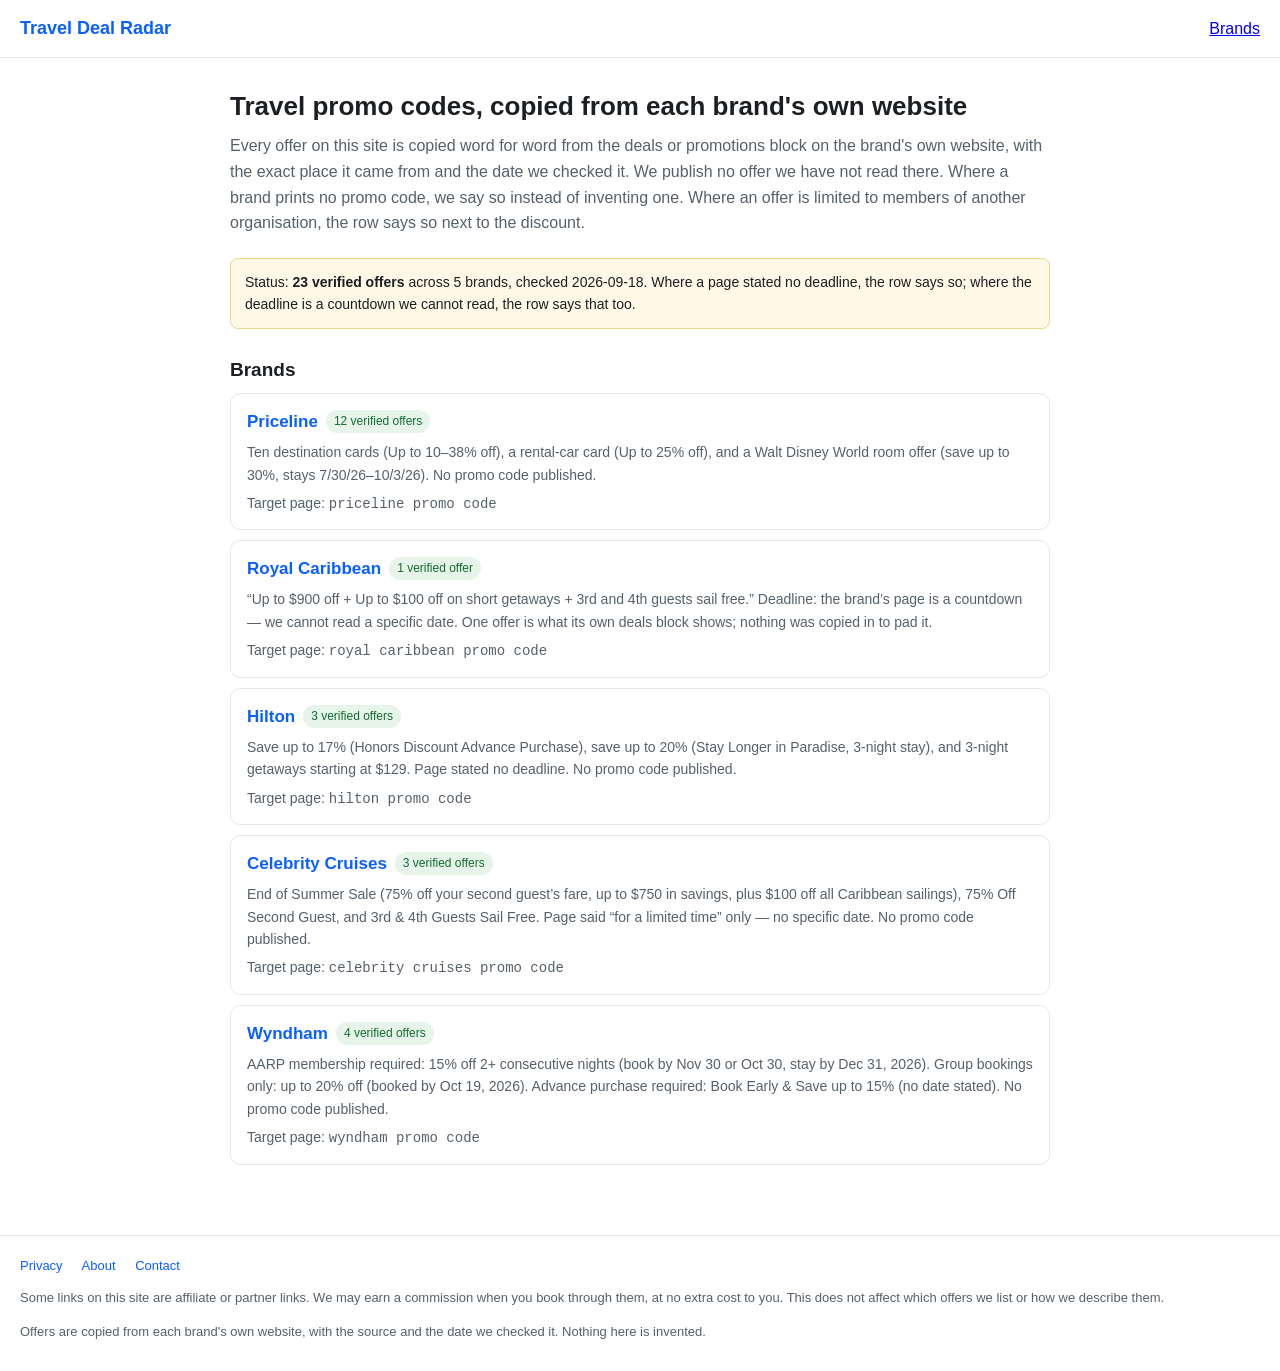
<file: index.html>
<!DOCTYPE html>
<html lang="en">
<head>
<meta charset="utf-8">
<meta name="viewport" content="width=device-width, initial-scale=1">
<title>Travel promo codes — deals copied from each brand's own website</title>
<link rel="stylesheet" href="/style.css">
  <link rel="canonical" href="https://getawaycodes.com/">
</head>
<body>
<header class="site-header">
  <a class="logo" href="/">Travel Deal Radar</a>
  <nav><a href="/">Brands</a></nav>
</header>
<main class="wrap">
<h1>Travel promo codes, copied from each brand's own website</h1>
<p class="lede">Every offer on this site is copied word for word from the deals or promotions block on the brand's own website, with the exact place it came from and the date we checked it. We publish no offer we have not read there. Where a brand prints no promo code, we say so instead of inventing one. Where an offer is limited to members of another organisation, the row says so next to the discount.</p>
<div class="note">Status: <strong>23 verified offers</strong> across 5 brands, checked 2026-09-18. Where a page stated no deadline, the row says so; where the deadline is a countdown we cannot read, the row says that too.</div>
<h2>Brands</h2>
<ul class="brand-list">
<li>
  <a class="bname" href="/brand/priceline">Priceline</a><span class="status ok">12 verified offers</span>
  <div class="why">Ten destination cards (Up to 10&ndash;38% off), a rental-car card (Up to 25% off), and a Walt Disney World room offer (save up to 30%, stays 7/30/26&ndash;10/3/26). No promo code published.</div>
  <div class="why">Target page: <code>priceline promo code</code></div>
</li>
<li>
  <a class="bname" href="/brand/royal-caribbean">Royal Caribbean</a><span class="status ok">1 verified offer</span>
  <div class="why">&ldquo;Up to $900 off + Up to $100 off on short getaways + 3rd and 4th guests sail free.&rdquo; Deadline: the brand&rsquo;s page is a countdown &mdash; we cannot read a specific date. One offer is what its own deals block shows; nothing was copied in to pad it.</div>
  <div class="why">Target page: <code>royal caribbean promo code</code></div>
</li>
<li>
  <a class="bname" href="/brand/hilton">Hilton</a><span class="status ok">3 verified offers</span>
  <div class="why">Save up to 17% (Honors Discount Advance Purchase), save up to 20% (Stay Longer in Paradise, 3-night stay), and 3-night getaways starting at $129. Page stated no deadline. No promo code published.</div>
  <div class="why">Target page: <code>hilton promo code</code></div>
</li>
<li>
  <a class="bname" href="/brand/celebrity-cruises">Celebrity Cruises</a><span class="status ok">3 verified offers</span>
  <div class="why">End of Summer Sale (75% off your second guest&rsquo;s fare, up to $750 in savings, plus $100 off all Caribbean sailings), 75% Off Second Guest, and 3rd &amp; 4th Guests Sail Free. Page said &ldquo;for a limited time&rdquo; only &mdash; no specific date. No promo code published.</div>
  <div class="why">Target page: <code>celebrity cruises promo code</code></div>
</li>
<li>
  <a class="bname" href="/brand/wyndham">Wyndham</a><span class="status ok">4 verified offers</span>
  <div class="why">AARP membership required: 15% off 2+ consecutive nights (book by Nov 30 or Oct 30, stay by Dec 31, 2026). Group bookings only: up to 20% off (booked by Oct 19, 2026). Advance purchase required: Book Early &amp; Save up to 15% (no date stated). No promo code published.</div>
  <div class="why">Target page: <code>wyndham promo code</code></div>
</li>
</ul>

</main>
  <footer class="site-footer">
    <nav class="footer-links">
      <a href="/privacy">Privacy</a>
      <a href="/about">About</a>
      <a href="/contact">Contact</a>
    </nav>
    <p class="disclosure">
      Some links on this site are affiliate or partner links. We may earn a commission when you book
      through them, at no extra cost to you. This does not affect which offers we list or how we
      describe them.
    </p>
    <p class="copy">Offers are copied from each brand's own website, with the source and the date we
      checked it. Nothing here is invented.</p>
  </footer>
</body>
</html>
</file>
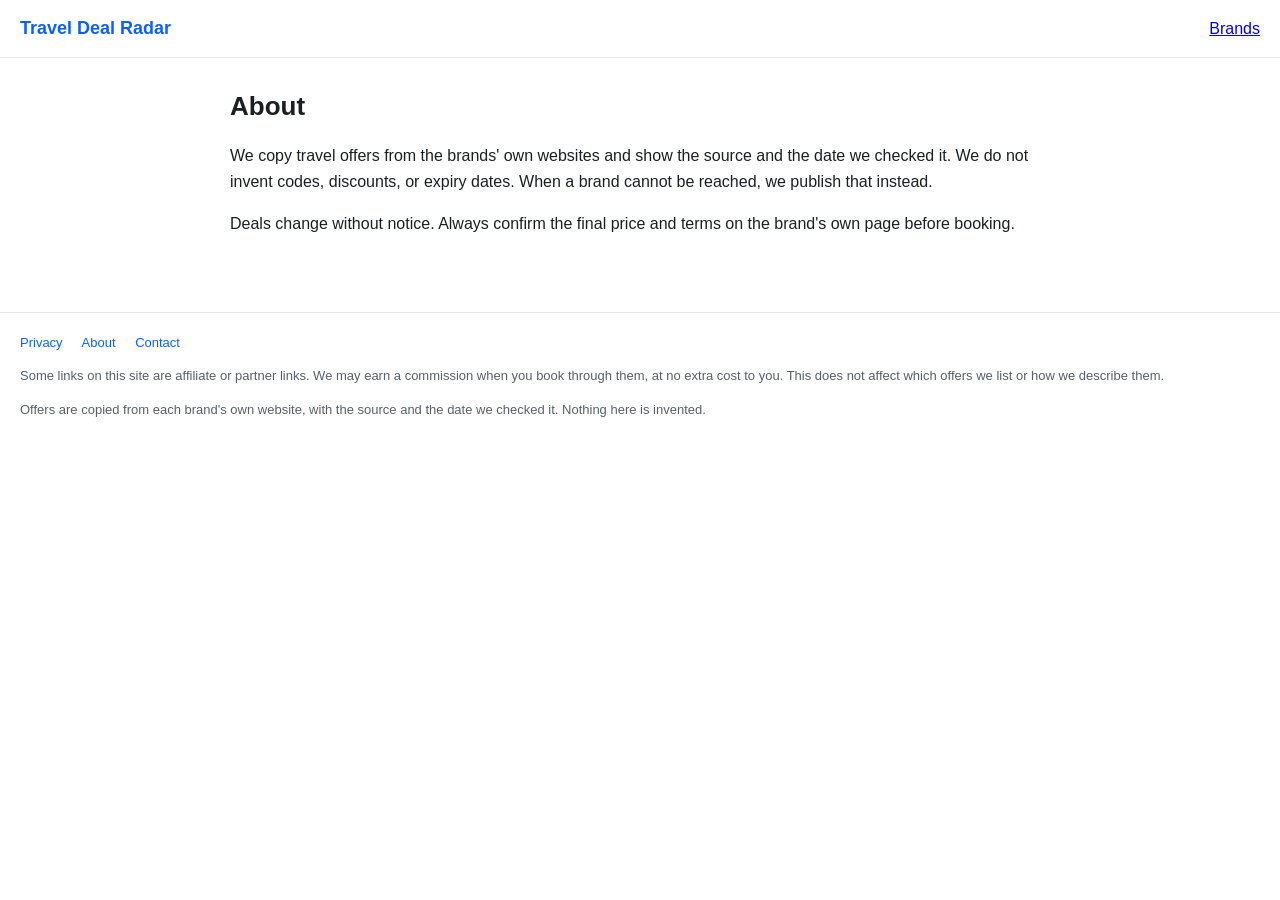
<file: about.html>
<!DOCTYPE html>
<html lang="en">
<head>
<meta charset="utf-8">
<meta name="viewport" content="width=device-width, initial-scale=1">
<title>About</title>
<link rel="stylesheet" href="/style.css">
  <link rel="canonical" href="https://getawaycodes.com/about">
</head>
<body>
<header class="site-header">
  <a class="logo" href="/">Travel Deal Radar</a>
  <nav><a href="/">Brands</a></nav>
</header>
<main class="wrap">
<h1>About</h1>
<p>We copy travel offers from the brands' own websites and show the source and the date we checked it. We do not invent codes, discounts, or expiry dates. When a brand cannot be reached, we publish that instead.</p>
<p>Deals change without notice. Always confirm the final price and terms on the brand's own page before booking.</p>

</main>
  <footer class="site-footer">
    <nav class="footer-links">
      <a href="/privacy">Privacy</a>
      <a href="/about">About</a>
      <a href="/contact">Contact</a>
    </nav>
    <p class="disclosure">
      Some links on this site are affiliate or partner links. We may earn a commission when you book
      through them, at no extra cost to you. This does not affect which offers we list or how we
      describe them.
    </p>
    <p class="copy">Offers are copied from each brand's own website, with the source and the date we
      checked it. Nothing here is invented.</p>
  </footer>
</body>
</html>
</file>
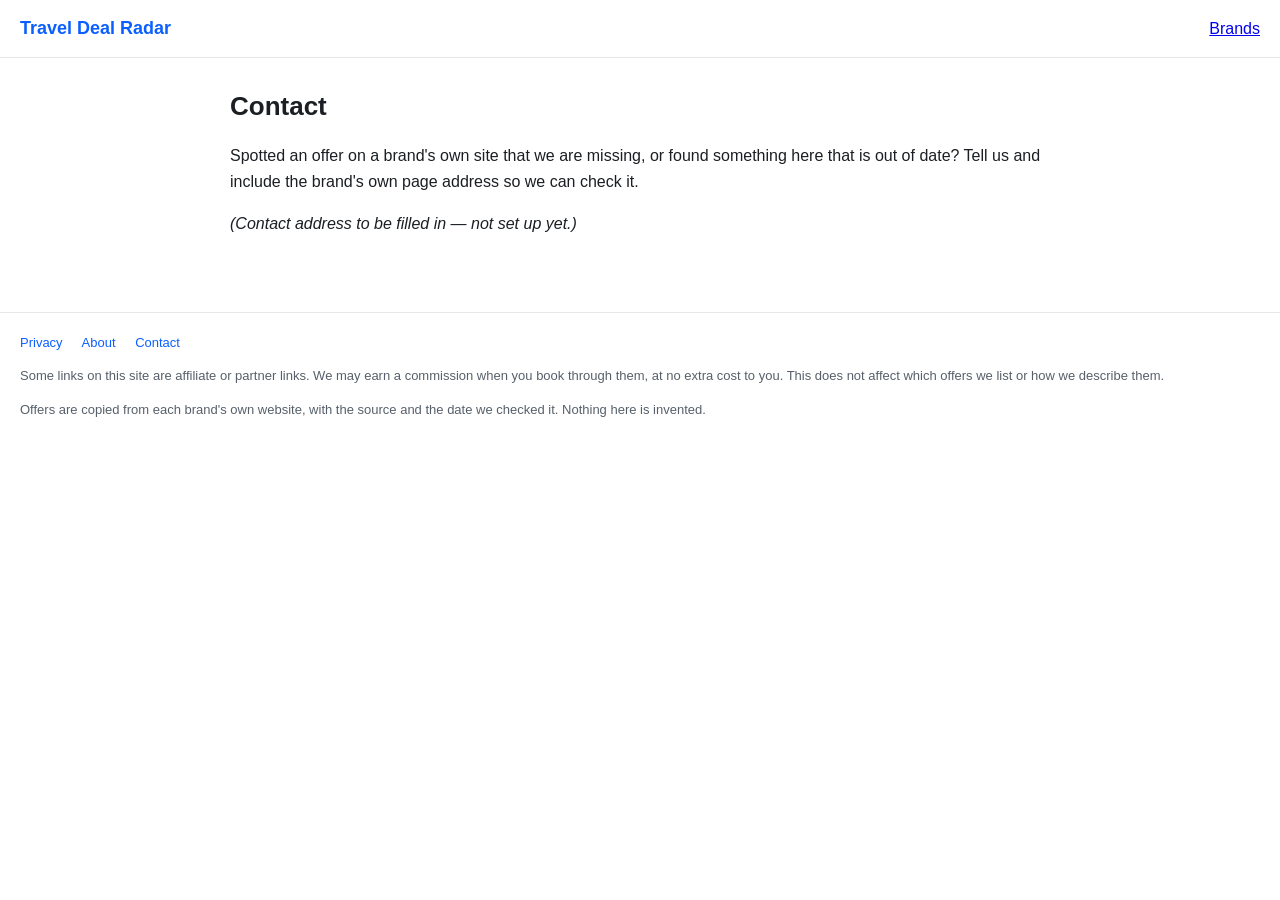
<file: contact.html>
<!DOCTYPE html>
<html lang="en">
<head>
<meta charset="utf-8">
<meta name="viewport" content="width=device-width, initial-scale=1">
<title>Contact</title>
<link rel="stylesheet" href="/style.css">
  <link rel="canonical" href="https://getawaycodes.com/contact">
</head>
<body>
<header class="site-header">
  <a class="logo" href="/">Travel Deal Radar</a>
  <nav><a href="/">Brands</a></nav>
</header>
<main class="wrap">
<h1>Contact</h1>
<p>Spotted an offer on a brand's own site that we are missing, or found something here that is out of date? Tell us and include the brand's own page address so we can check it.</p>
<p><em>(Contact address to be filled in — not set up yet.)</em></p>

</main>
  <footer class="site-footer">
    <nav class="footer-links">
      <a href="/privacy">Privacy</a>
      <a href="/about">About</a>
      <a href="/contact">Contact</a>
    </nav>
    <p class="disclosure">
      Some links on this site are affiliate or partner links. We may earn a commission when you book
      through them, at no extra cost to you. This does not affect which offers we list or how we
      describe them.
    </p>
    <p class="copy">Offers are copied from each brand's own website, with the source and the date we
      checked it. Nothing here is invented.</p>
  </footer>
</body>
</html>
</file>
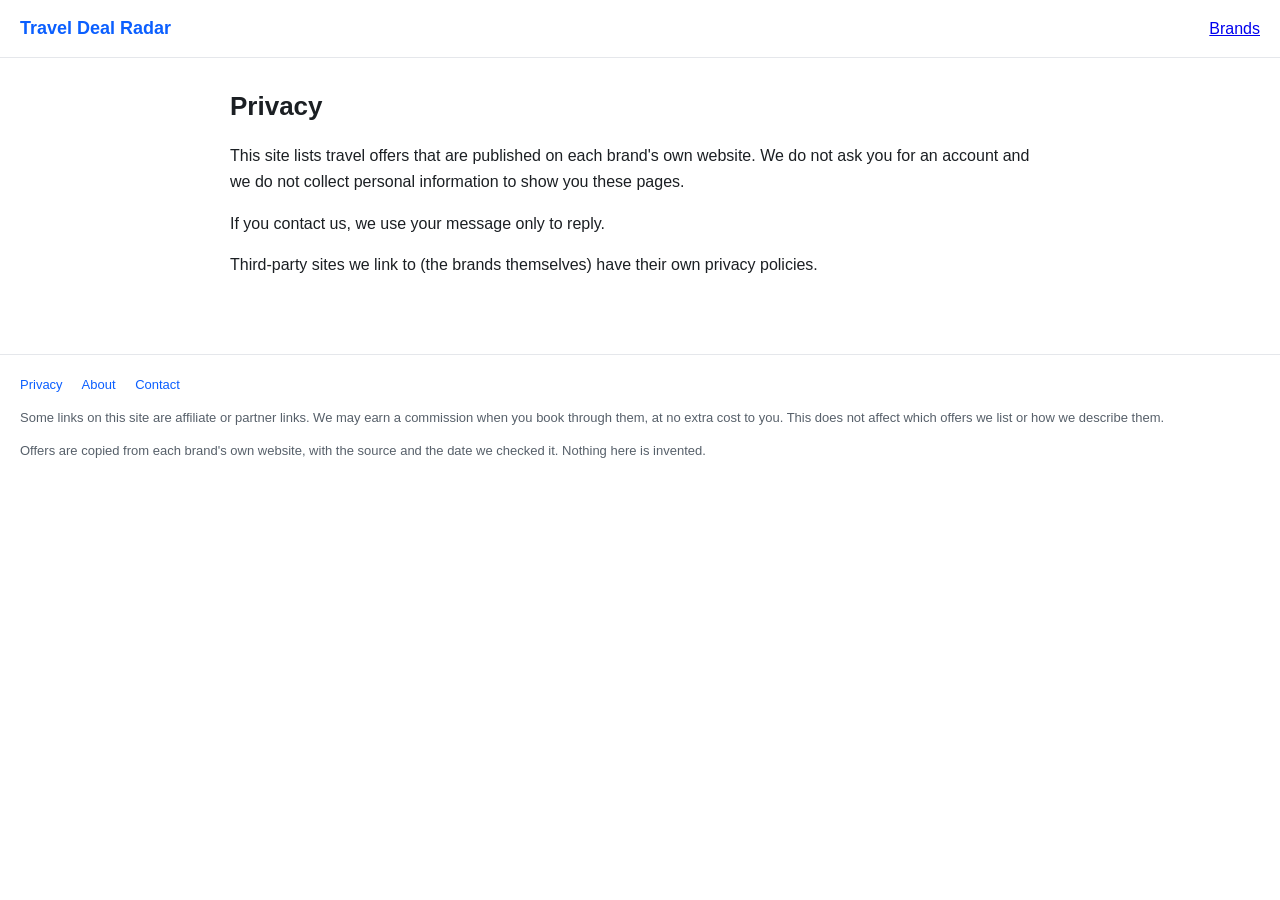
<file: privacy.html>
<!DOCTYPE html>
<html lang="en">
<head>
<meta charset="utf-8">
<meta name="viewport" content="width=device-width, initial-scale=1">
<title>Privacy</title>
<link rel="stylesheet" href="/style.css">
  <link rel="canonical" href="https://getawaycodes.com/privacy">
</head>
<body>
<header class="site-header">
  <a class="logo" href="/">Travel Deal Radar</a>
  <nav><a href="/">Brands</a></nav>
</header>
<main class="wrap">
<h1>Privacy</h1>
<p>This site lists travel offers that are published on each brand's own website. We do not ask you for an account and we do not collect personal information to show you these pages.</p>
<p>If you contact us, we use your message only to reply.</p>
<p>Third-party sites we link to (the brands themselves) have their own privacy policies.</p>

</main>
  <footer class="site-footer">
    <nav class="footer-links">
      <a href="/privacy">Privacy</a>
      <a href="/about">About</a>
      <a href="/contact">Contact</a>
    </nav>
    <p class="disclosure">
      Some links on this site are affiliate or partner links. We may earn a commission when you book
      through them, at no extra cost to you. This does not affect which offers we list or how we
      describe them.
    </p>
    <p class="copy">Offers are copied from each brand's own website, with the source and the date we
      checked it. Nothing here is invented.</p>
  </footer>
</body>
</html>
</file>
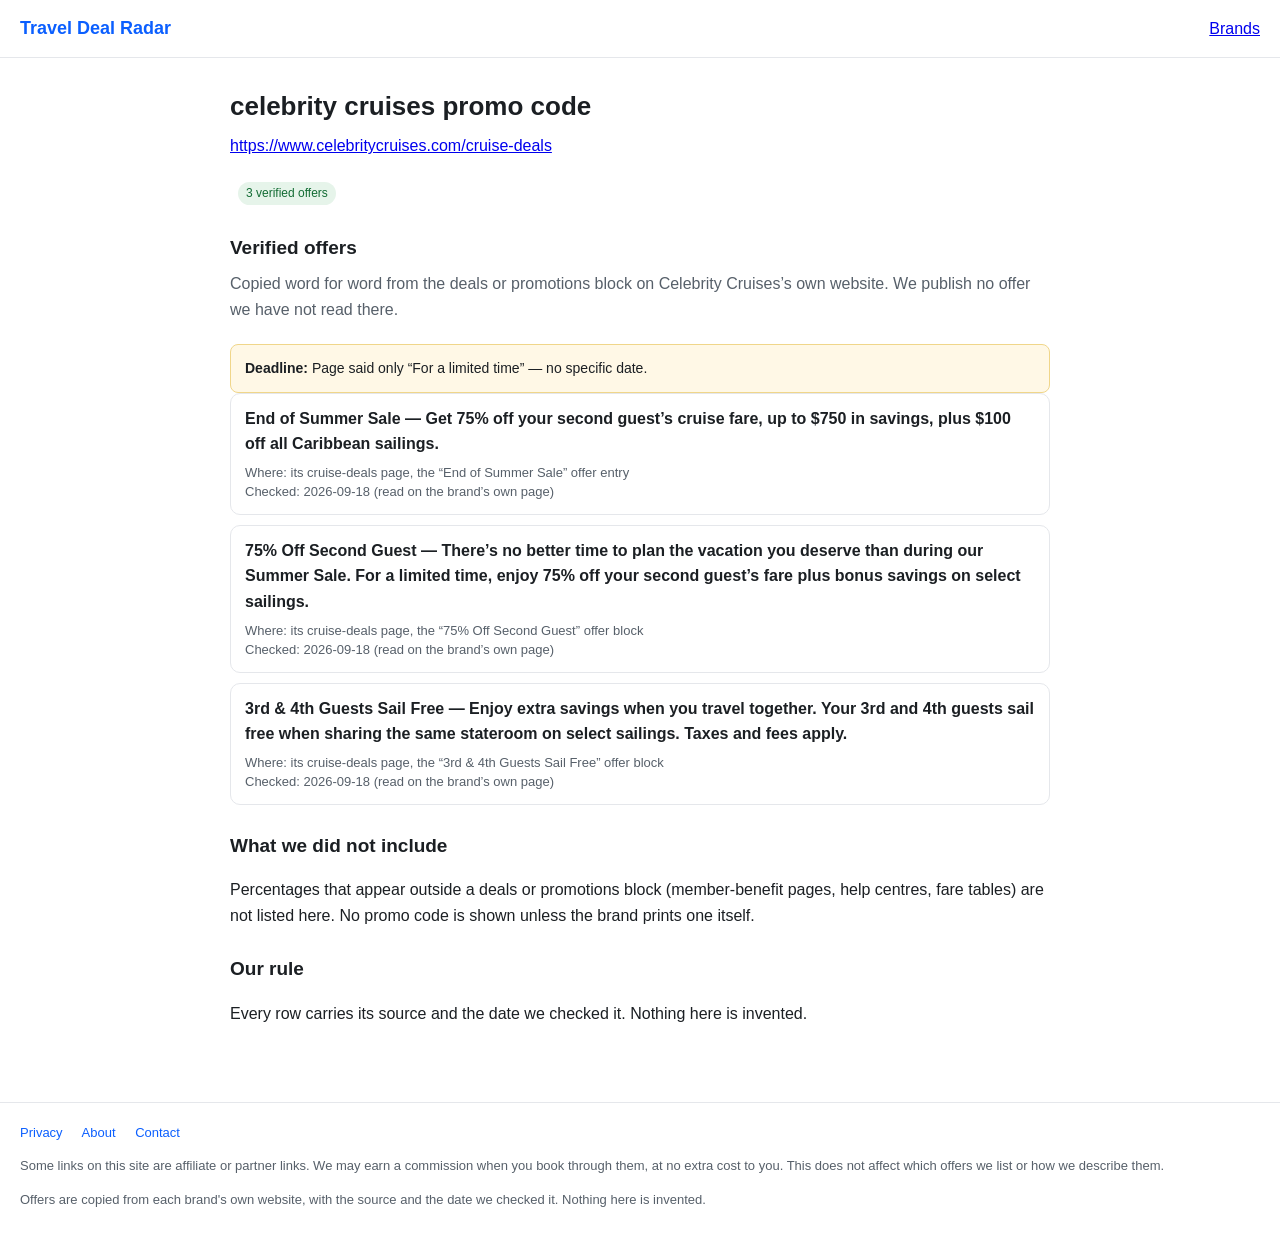
<file: brand/celebrity-cruises.html>
<!DOCTYPE html>
<html lang="en">
<head>
<meta charset="utf-8">
<meta name="viewport" content="width=device-width, initial-scale=1">
<title>celebrity cruises promo code — Travel Deal Radar</title>
<link rel="stylesheet" href="/style.css">
  <link rel="canonical" href="https://getawaycodes.com/brand/celebrity-cruises">
</head>
<body>
<header class="site-header">
  <a class="logo" href="/">Travel Deal Radar</a>
  <nav><a href="/">Brands</a></nav>
</header>
<main class="wrap">
<h1>celebrity cruises promo code</h1>
<p class="lede"><a href="https://www.celebritycruises.com/cruise-deals">https://www.celebritycruises.com/cruise-deals</a></p>
<p><span class="status ok">3 verified offers</span></p>
<h2>Verified offers</h2>
<p class="lede">Copied word for word from the deals or promotions block on Celebrity Cruises&rsquo;s own website. We publish no offer we have not read there.</p>
<div class="note"><strong>Deadline:</strong> Page said only &ldquo;For a limited time&rdquo; &mdash; no specific date.</div>
<div class="offer">
  <div class="otext">End of Summer Sale &mdash; Get 75% off your second guest&rsquo;s cruise fare, up to $750 in savings, plus $100 off all Caribbean sailings.</div>
  <div class="osrc">Where: its cruise-deals page, the &ldquo;End of Summer Sale&rdquo; offer entry<br>
  Checked: 2026-09-18 (read on the brand&rsquo;s own page)</div>
</div>
<div class="offer">
  <div class="otext">75% Off Second Guest &mdash; There&rsquo;s no better time to plan the vacation you deserve than during our Summer Sale. For a limited time, enjoy 75% off your second guest&rsquo;s fare plus bonus savings on select sailings.</div>
  <div class="osrc">Where: its cruise-deals page, the &ldquo;75% Off Second Guest&rdquo; offer block<br>
  Checked: 2026-09-18 (read on the brand&rsquo;s own page)</div>
</div>
<div class="offer">
  <div class="otext">3rd &amp; 4th Guests Sail Free &mdash; Enjoy extra savings when you travel together. Your 3rd and 4th guests sail free when sharing the same stateroom on select sailings. Taxes and fees apply.</div>
  <div class="osrc">Where: its cruise-deals page, the &ldquo;3rd &amp; 4th Guests Sail Free&rdquo; offer block<br>
  Checked: 2026-09-18 (read on the brand&rsquo;s own page)</div>
</div>
<h2>What we did not include</h2>
<p>Percentages that appear outside a deals or promotions block (member-benefit pages, help centres, fare tables) are not listed here. No promo code is shown unless the brand prints one itself.</p>
<h2>Our rule</h2>
<p>Every row carries its source and the date we checked it. Nothing here is invented.</p>

</main>
  <footer class="site-footer">
    <nav class="footer-links">
      <a href="/privacy">Privacy</a>
      <a href="/about">About</a>
      <a href="/contact">Contact</a>
    </nav>
    <p class="disclosure">
      Some links on this site are affiliate or partner links. We may earn a commission when you book
      through them, at no extra cost to you. This does not affect which offers we list or how we
      describe them.
    </p>
    <p class="copy">Offers are copied from each brand's own website, with the source and the date we
      checked it. Nothing here is invented.</p>
  </footer>
</body>
</html>
</file>
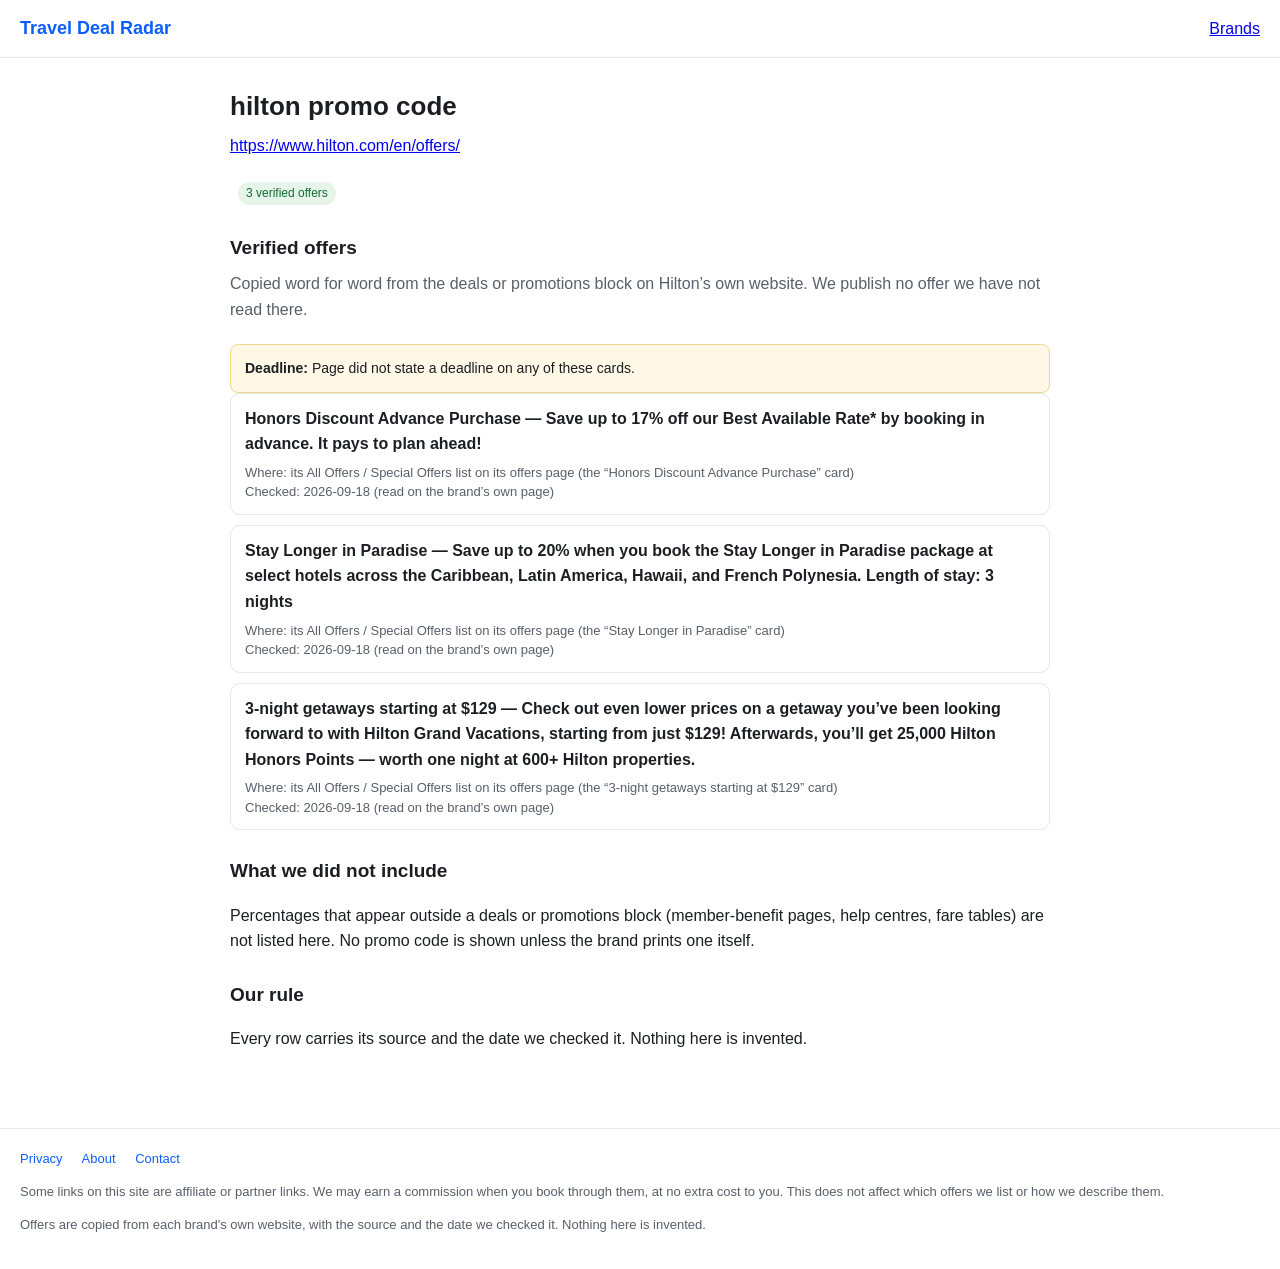
<file: brand/hilton.html>
<!DOCTYPE html>
<html lang="en">
<head>
<meta charset="utf-8">
<meta name="viewport" content="width=device-width, initial-scale=1">
<title>hilton promo code — Travel Deal Radar</title>
<link rel="stylesheet" href="/style.css">
  <link rel="canonical" href="https://getawaycodes.com/brand/hilton">
</head>
<body>
<header class="site-header">
  <a class="logo" href="/">Travel Deal Radar</a>
  <nav><a href="/">Brands</a></nav>
</header>
<main class="wrap">
<h1>hilton promo code</h1>
<p class="lede"><a href="https://www.hilton.com/en/offers/">https://www.hilton.com/en/offers/</a></p>
<p><span class="status ok">3 verified offers</span></p>
<h2>Verified offers</h2>
<p class="lede">Copied word for word from the deals or promotions block on Hilton&rsquo;s own website. We publish no offer we have not read there.</p>
<div class="note"><strong>Deadline:</strong> Page did not state a deadline on any of these cards.</div>
<div class="offer">
  <div class="otext">Honors Discount Advance Purchase &mdash; Save up to 17% off our Best Available Rate* by booking in advance. It pays to plan ahead!</div>
  <div class="osrc">Where: its All Offers / Special Offers list on its offers page (the &ldquo;Honors Discount Advance Purchase&rdquo; card)<br>
  Checked: 2026-09-18 (read on the brand&rsquo;s own page)</div>
</div>
<div class="offer">
  <div class="otext">Stay Longer in Paradise &mdash; Save up to 20% when you book the Stay Longer in Paradise package at select hotels across the Caribbean, Latin America, Hawaii, and French Polynesia. Length of stay: 3 nights</div>
  <div class="osrc">Where: its All Offers / Special Offers list on its offers page (the &ldquo;Stay Longer in Paradise&rdquo; card)<br>
  Checked: 2026-09-18 (read on the brand&rsquo;s own page)</div>
</div>
<div class="offer">
  <div class="otext">3-night getaways starting at $129 &mdash; Check out even lower prices on a getaway you&rsquo;ve been looking forward to with Hilton Grand Vacations, starting from just $129! Afterwards, you&rsquo;ll get 25,000 Hilton Honors Points &mdash; worth one night at 600+ Hilton properties.</div>
  <div class="osrc">Where: its All Offers / Special Offers list on its offers page (the &ldquo;3-night getaways starting at $129&rdquo; card)<br>
  Checked: 2026-09-18 (read on the brand&rsquo;s own page)</div>
</div>
<h2>What we did not include</h2>
<p>Percentages that appear outside a deals or promotions block (member-benefit pages, help centres, fare tables) are not listed here. No promo code is shown unless the brand prints one itself.</p>
<h2>Our rule</h2>
<p>Every row carries its source and the date we checked it. Nothing here is invented.</p>

</main>
  <footer class="site-footer">
    <nav class="footer-links">
      <a href="/privacy">Privacy</a>
      <a href="/about">About</a>
      <a href="/contact">Contact</a>
    </nav>
    <p class="disclosure">
      Some links on this site are affiliate or partner links. We may earn a commission when you book
      through them, at no extra cost to you. This does not affect which offers we list or how we
      describe them.
    </p>
    <p class="copy">Offers are copied from each brand's own website, with the source and the date we
      checked it. Nothing here is invented.</p>
  </footer>
</body>
</html>
</file>
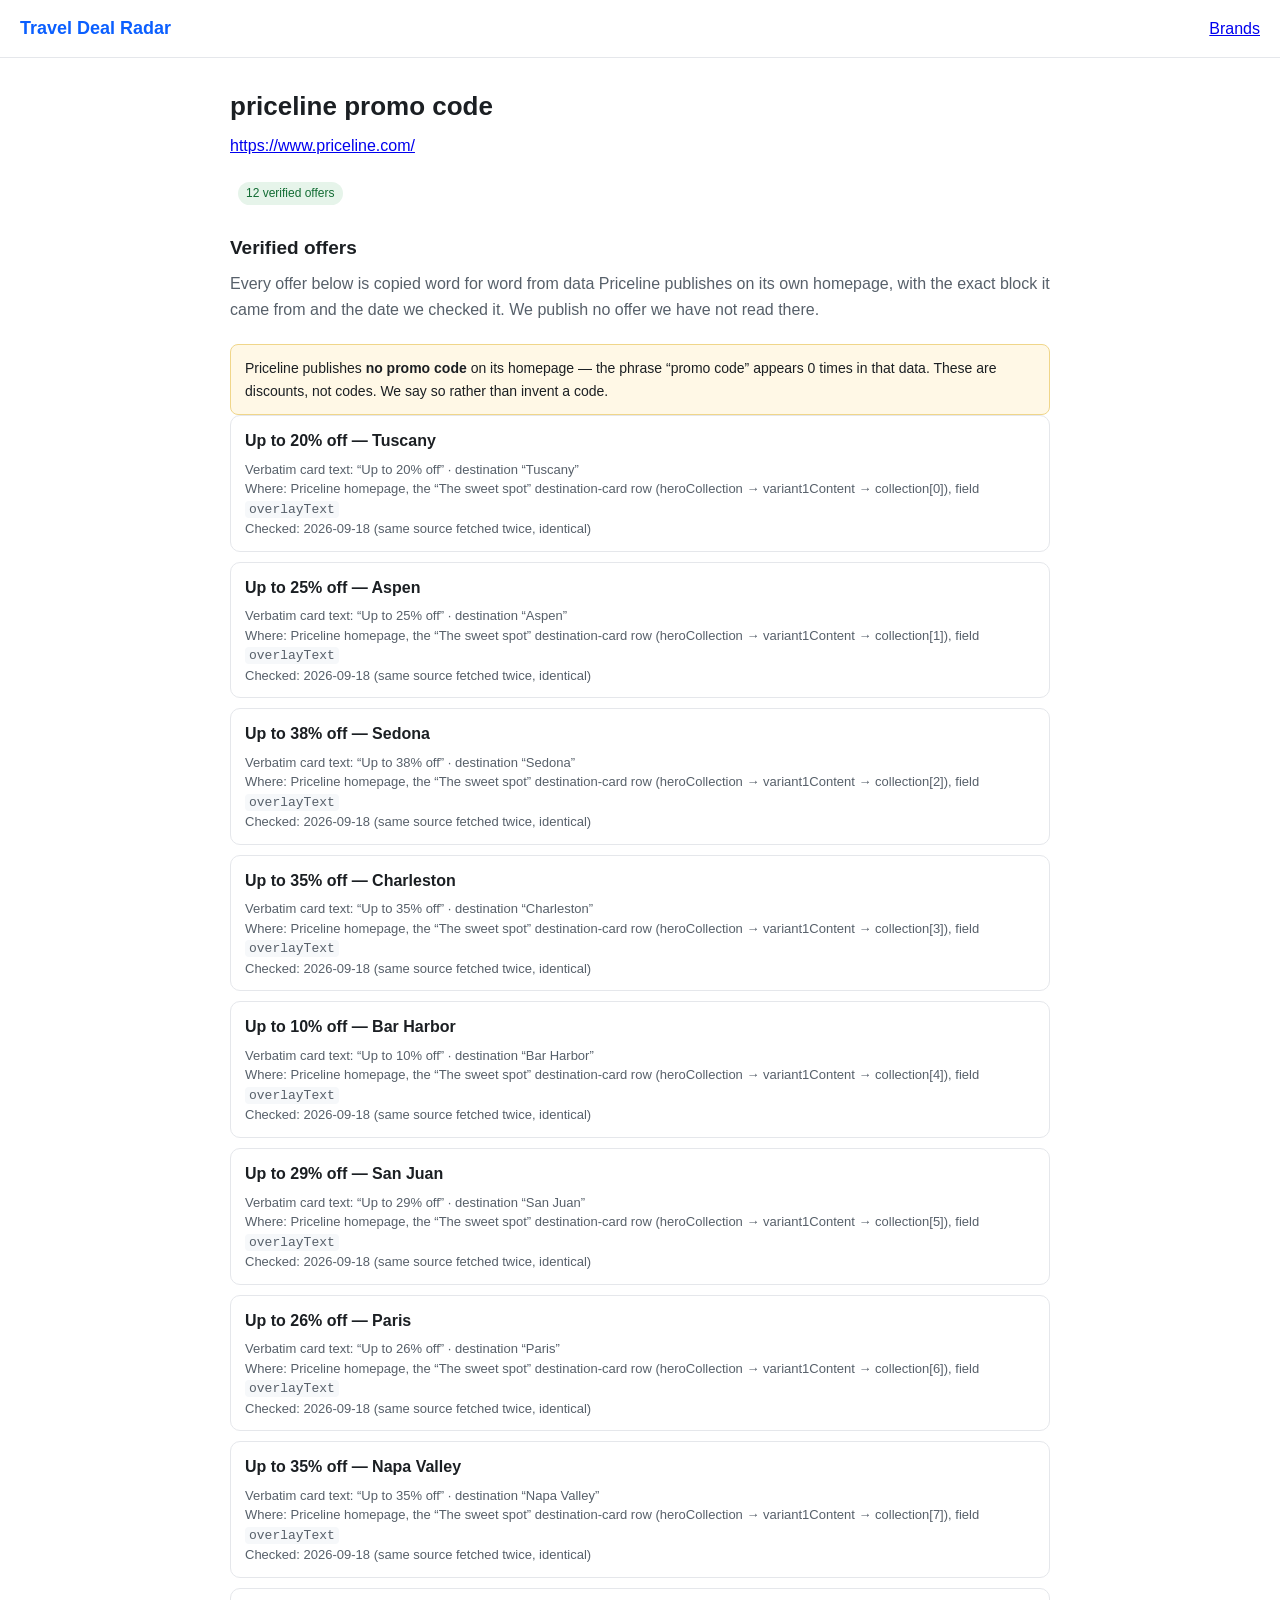
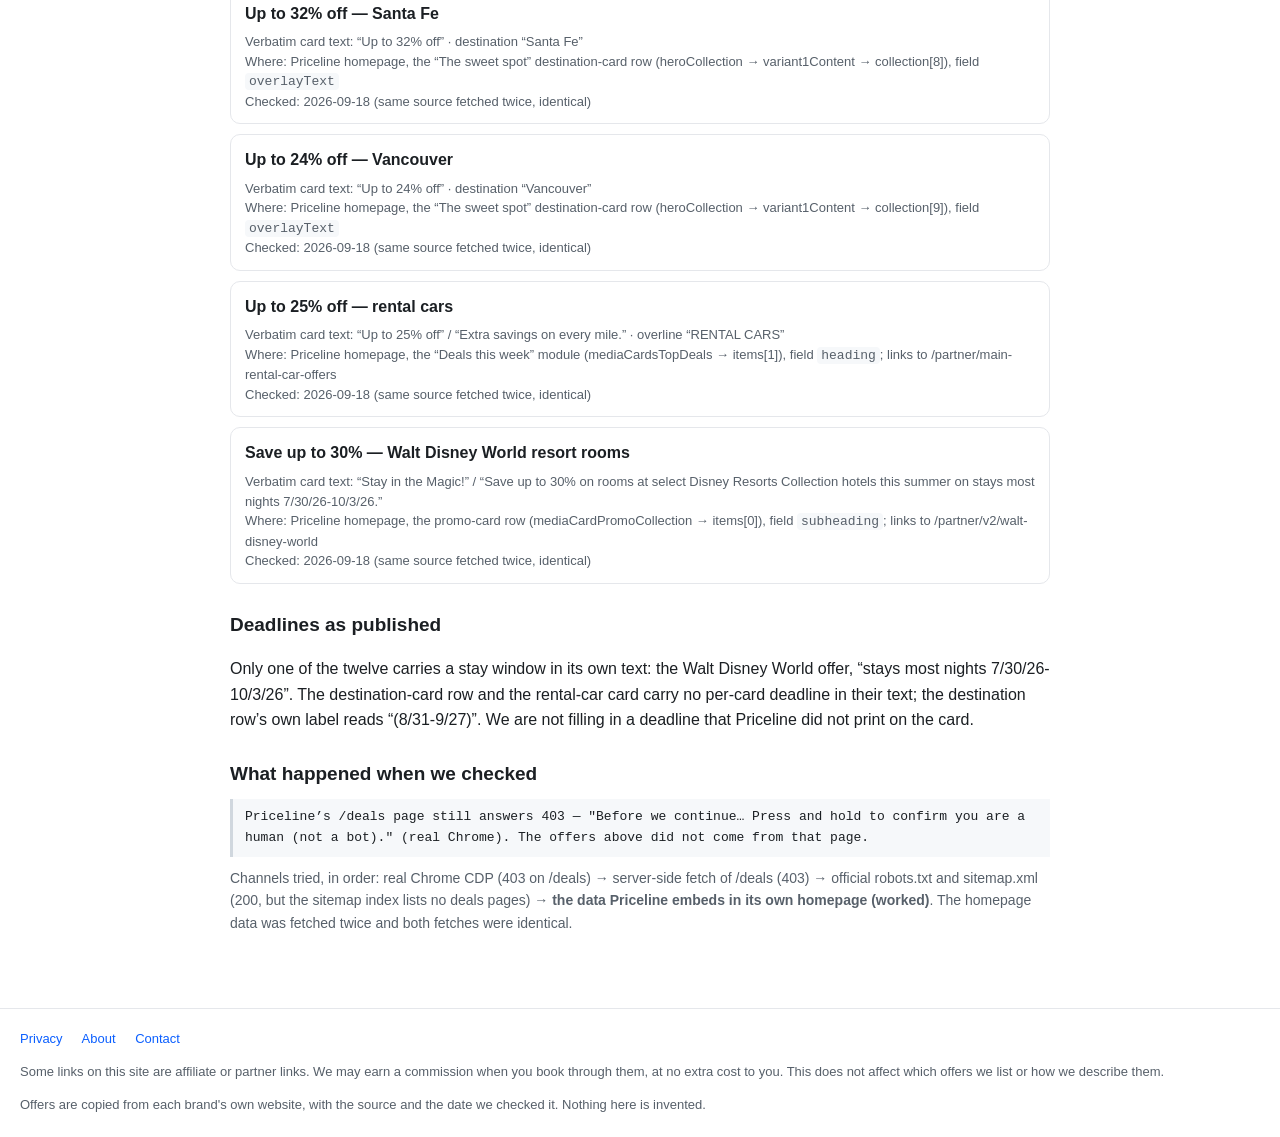
<file: brand/priceline.html>
<!DOCTYPE html>
<html lang="en">
<head>
<meta charset="utf-8">
<meta name="viewport" content="width=device-width, initial-scale=1">
<title>priceline promo code — Travel Deal Radar</title>
<link rel="stylesheet" href="/style.css">
  <link rel="canonical" href="https://getawaycodes.com/brand/priceline">
</head>
<body>
<header class="site-header">
  <a class="logo" href="/">Travel Deal Radar</a>
  <nav><a href="/">Brands</a></nav>
</header>
<main class="wrap">
<h1>priceline promo code</h1>
<p class="lede"><a href="https://www.priceline.com/">https://www.priceline.com/</a></p>
<p><span class="status ok">12 verified offers</span></p>
<h2>Verified offers</h2>
<p class="lede">Every offer below is copied word for word from data Priceline publishes on its own homepage, with the exact block it came from and the date we checked it. We publish no offer we have not read there.</p>
<div class="note">Priceline publishes <strong>no promo code</strong> on its homepage &mdash; the phrase &ldquo;promo code&rdquo; appears 0 times in that data. These are discounts, not codes. We say so rather than invent a code.</div>
<div class="offer">
  <div class="otext">Up to 20% off — Tuscany</div>
  <div class="osrc">Verbatim card text: &ldquo;Up to 20% off&rdquo; &middot; destination &ldquo;Tuscany&rdquo;<br>
  Where: Priceline homepage, the &ldquo;The sweet spot&rdquo; destination-card row (heroCollection &rarr; variant1Content &rarr; collection[0]), field <code>overlayText</code><br>
  Checked: 2026-09-18 (same source fetched twice, identical)</div>
</div>
<div class="offer">
  <div class="otext">Up to 25% off — Aspen</div>
  <div class="osrc">Verbatim card text: &ldquo;Up to 25% off&rdquo; &middot; destination &ldquo;Aspen&rdquo;<br>
  Where: Priceline homepage, the &ldquo;The sweet spot&rdquo; destination-card row (heroCollection &rarr; variant1Content &rarr; collection[1]), field <code>overlayText</code><br>
  Checked: 2026-09-18 (same source fetched twice, identical)</div>
</div>
<div class="offer">
  <div class="otext">Up to 38% off — Sedona</div>
  <div class="osrc">Verbatim card text: &ldquo;Up to 38% off&rdquo; &middot; destination &ldquo;Sedona&rdquo;<br>
  Where: Priceline homepage, the &ldquo;The sweet spot&rdquo; destination-card row (heroCollection &rarr; variant1Content &rarr; collection[2]), field <code>overlayText</code><br>
  Checked: 2026-09-18 (same source fetched twice, identical)</div>
</div>
<div class="offer">
  <div class="otext">Up to 35% off — Charleston</div>
  <div class="osrc">Verbatim card text: &ldquo;Up to 35% off&rdquo; &middot; destination &ldquo;Charleston&rdquo;<br>
  Where: Priceline homepage, the &ldquo;The sweet spot&rdquo; destination-card row (heroCollection &rarr; variant1Content &rarr; collection[3]), field <code>overlayText</code><br>
  Checked: 2026-09-18 (same source fetched twice, identical)</div>
</div>
<div class="offer">
  <div class="otext">Up to 10% off — Bar Harbor</div>
  <div class="osrc">Verbatim card text: &ldquo;Up to 10% off&rdquo; &middot; destination &ldquo;Bar Harbor&rdquo;<br>
  Where: Priceline homepage, the &ldquo;The sweet spot&rdquo; destination-card row (heroCollection &rarr; variant1Content &rarr; collection[4]), field <code>overlayText</code><br>
  Checked: 2026-09-18 (same source fetched twice, identical)</div>
</div>
<div class="offer">
  <div class="otext">Up to 29% off — San Juan</div>
  <div class="osrc">Verbatim card text: &ldquo;Up to 29% off&rdquo; &middot; destination &ldquo;San Juan&rdquo;<br>
  Where: Priceline homepage, the &ldquo;The sweet spot&rdquo; destination-card row (heroCollection &rarr; variant1Content &rarr; collection[5]), field <code>overlayText</code><br>
  Checked: 2026-09-18 (same source fetched twice, identical)</div>
</div>
<div class="offer">
  <div class="otext">Up to 26% off — Paris</div>
  <div class="osrc">Verbatim card text: &ldquo;Up to 26% off&rdquo; &middot; destination &ldquo;Paris&rdquo;<br>
  Where: Priceline homepage, the &ldquo;The sweet spot&rdquo; destination-card row (heroCollection &rarr; variant1Content &rarr; collection[6]), field <code>overlayText</code><br>
  Checked: 2026-09-18 (same source fetched twice, identical)</div>
</div>
<div class="offer">
  <div class="otext">Up to 35% off — Napa Valley</div>
  <div class="osrc">Verbatim card text: &ldquo;Up to 35% off&rdquo; &middot; destination &ldquo;Napa Valley&rdquo;<br>
  Where: Priceline homepage, the &ldquo;The sweet spot&rdquo; destination-card row (heroCollection &rarr; variant1Content &rarr; collection[7]), field <code>overlayText</code><br>
  Checked: 2026-09-18 (same source fetched twice, identical)</div>
</div>
<div class="offer">
  <div class="otext">Up to 32% off — Santa Fe</div>
  <div class="osrc">Verbatim card text: &ldquo;Up to 32% off&rdquo; &middot; destination &ldquo;Santa Fe&rdquo;<br>
  Where: Priceline homepage, the &ldquo;The sweet spot&rdquo; destination-card row (heroCollection &rarr; variant1Content &rarr; collection[8]), field <code>overlayText</code><br>
  Checked: 2026-09-18 (same source fetched twice, identical)</div>
</div>
<div class="offer">
  <div class="otext">Up to 24% off — Vancouver</div>
  <div class="osrc">Verbatim card text: &ldquo;Up to 24% off&rdquo; &middot; destination &ldquo;Vancouver&rdquo;<br>
  Where: Priceline homepage, the &ldquo;The sweet spot&rdquo; destination-card row (heroCollection &rarr; variant1Content &rarr; collection[9]), field <code>overlayText</code><br>
  Checked: 2026-09-18 (same source fetched twice, identical)</div>
</div>
<div class="offer">
  <div class="otext">Up to 25% off — rental cars</div>
  <div class="osrc">Verbatim card text: &ldquo;Up to 25% off&rdquo; / &ldquo;Extra savings on every mile.&rdquo; &middot; overline &ldquo;RENTAL CARS&rdquo;<br>
  Where: Priceline homepage, the &ldquo;Deals this week&rdquo; module (mediaCardsTopDeals &rarr; items[1]), field <code>heading</code>; links to /partner/main-rental-car-offers<br>
  Checked: 2026-09-18 (same source fetched twice, identical)</div>
</div>
<div class="offer">
  <div class="otext">Save up to 30% — Walt Disney World resort rooms</div>
  <div class="osrc">Verbatim card text: &ldquo;Stay in the Magic!&rdquo; / &ldquo;Save up to 30% on rooms at select Disney Resorts Collection hotels this summer on stays most nights 7/30/26-10/3/26.&rdquo;<br>
  Where: Priceline homepage, the promo-card row (mediaCardPromoCollection &rarr; items[0]), field <code>subheading</code>; links to /partner/v2/walt-disney-world<br>
  Checked: 2026-09-18 (same source fetched twice, identical)</div>
</div>
<h2>Deadlines as published</h2>
<p>Only one of the twelve carries a stay window in its own text: the Walt Disney World offer, &ldquo;stays most nights 7/30/26-10/3/26&rdquo;. The destination-card row and the rental-car card carry no per-card deadline in their text; the destination row&rsquo;s own label reads &ldquo;(8/31-9/27)&rdquo;. We are not filling in a deadline that Priceline did not print on the card.</p>
<h2>What happened when we checked</h2>
<div class="quote">Priceline&rsquo;s /deals page still answers 403 &mdash; &quot;Before we continue&hellip; Press and hold to confirm you are a human (not a bot).&quot; (real Chrome). The offers above did not come from that page.</div>
<p class="why">Channels tried, in order: real Chrome CDP (403 on /deals) &rarr; server-side fetch of /deals (403) &rarr; official robots.txt and sitemap.xml (200, but the sitemap index lists no deals pages) &rarr; <strong>the data Priceline embeds in its own homepage (worked)</strong>. The homepage data was fetched twice and both fetches were identical.</p>

</main>
  <footer class="site-footer">
    <nav class="footer-links">
      <a href="/privacy">Privacy</a>
      <a href="/about">About</a>
      <a href="/contact">Contact</a>
    </nav>
    <p class="disclosure">
      Some links on this site are affiliate or partner links. We may earn a commission when you book
      through them, at no extra cost to you. This does not affect which offers we list or how we
      describe them.
    </p>
    <p class="copy">Offers are copied from each brand's own website, with the source and the date we
      checked it. Nothing here is invented.</p>
  </footer>
</body>
</html>
</file>
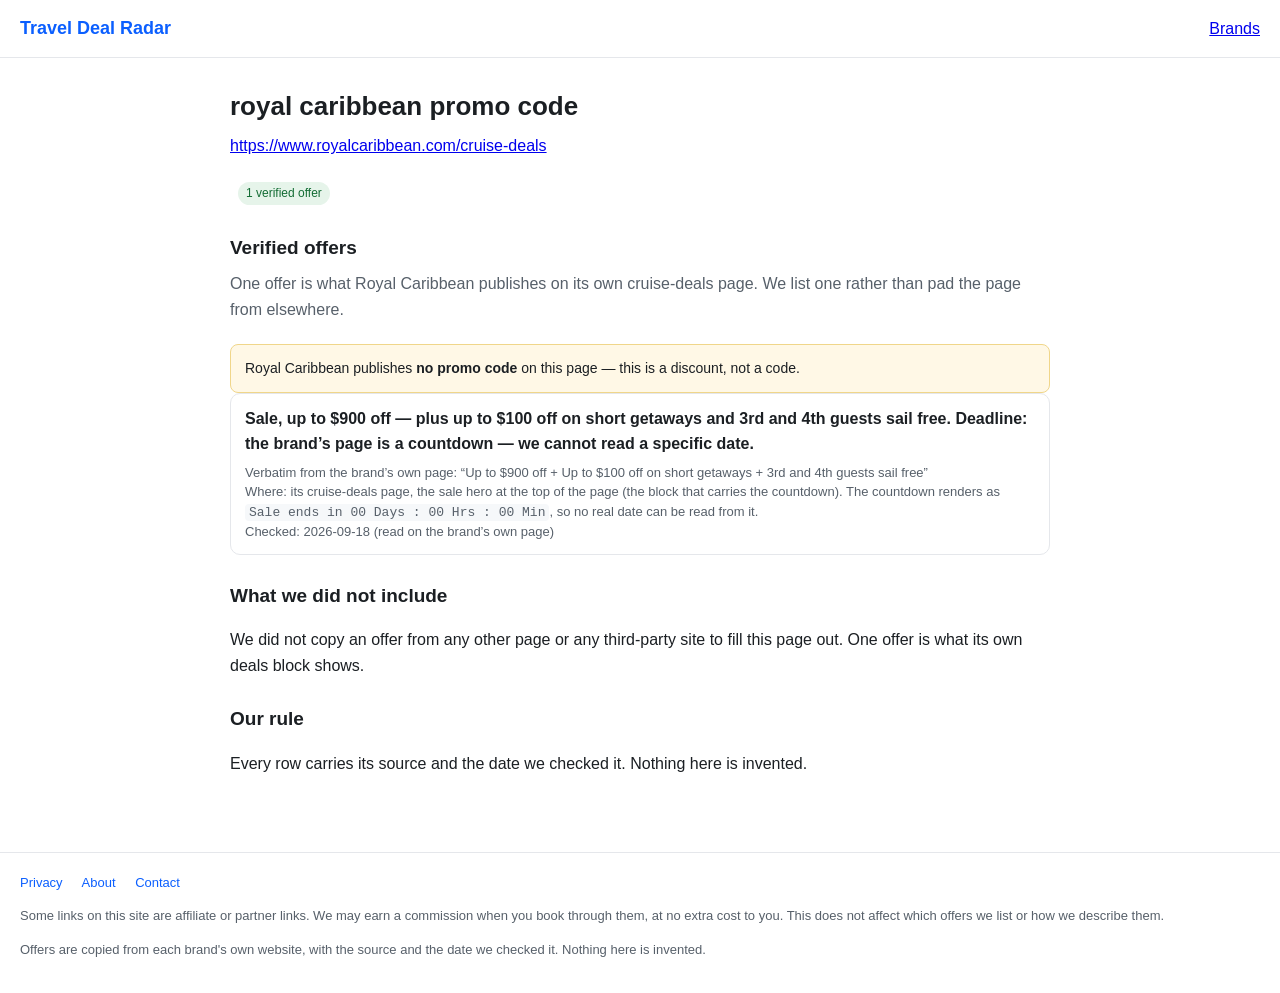
<file: brand/royal-caribbean.html>
<!DOCTYPE html>
<html lang="en">
<head>
<meta charset="utf-8">
<meta name="viewport" content="width=device-width, initial-scale=1">
<title>royal caribbean promo code — Travel Deal Radar</title>
<link rel="stylesheet" href="/style.css">
  <link rel="canonical" href="https://getawaycodes.com/brand/royal-caribbean">
</head>
<body>
<header class="site-header">
  <a class="logo" href="/">Travel Deal Radar</a>
  <nav><a href="/">Brands</a></nav>
</header>
<main class="wrap">
<h1>royal caribbean promo code</h1>
<p class="lede"><a href="https://www.royalcaribbean.com/cruise-deals">https://www.royalcaribbean.com/cruise-deals</a></p>
<p><span class="status ok">1 verified offer</span></p>
<h2>Verified offers</h2>
<p class="lede">One offer is what Royal Caribbean publishes on its own cruise-deals page. We list one rather than pad the page from elsewhere.</p>
<div class="note">Royal Caribbean publishes <strong>no promo code</strong> on this page &mdash; this is a discount, not a code.</div>
<div class="offer">
  <div class="otext"><strong>Sale, up to $900 off</strong> &mdash; plus up to $100 off on short getaways and 3rd and 4th guests sail free. <strong>Deadline: the brand&rsquo;s page is a countdown &mdash; we cannot read a specific date.</strong></div>
  <div class="osrc">Verbatim from the brand&rsquo;s own page: &ldquo;Up to $900 off + Up to $100 off on short getaways + 3rd and 4th guests sail free&rdquo;</div>
  <div class="osrc">Where: its cruise-deals page, the sale hero at the top of the page (the block that carries the countdown). The countdown renders as <code>Sale ends in 00 Days : 00 Hrs : 00 Min</code>, so no real date can be read from it.<br>
  Checked: 2026-09-18 (read on the brand&rsquo;s own page)</div>
</div>
<h2>What we did not include</h2>
<p>We did not copy an offer from any other page or any third-party site to fill this page out. One offer is what its own deals block shows.</p>
<h2>Our rule</h2>
<p>Every row carries its source and the date we checked it. Nothing here is invented.</p>

</main>
  <footer class="site-footer">
    <nav class="footer-links">
      <a href="/privacy">Privacy</a>
      <a href="/about">About</a>
      <a href="/contact">Contact</a>
    </nav>
    <p class="disclosure">
      Some links on this site are affiliate or partner links. We may earn a commission when you book
      through them, at no extra cost to you. This does not affect which offers we list or how we
      describe them.
    </p>
    <p class="copy">Offers are copied from each brand's own website, with the source and the date we
      checked it. Nothing here is invented.</p>
  </footer>
</body>
</html>
</file>
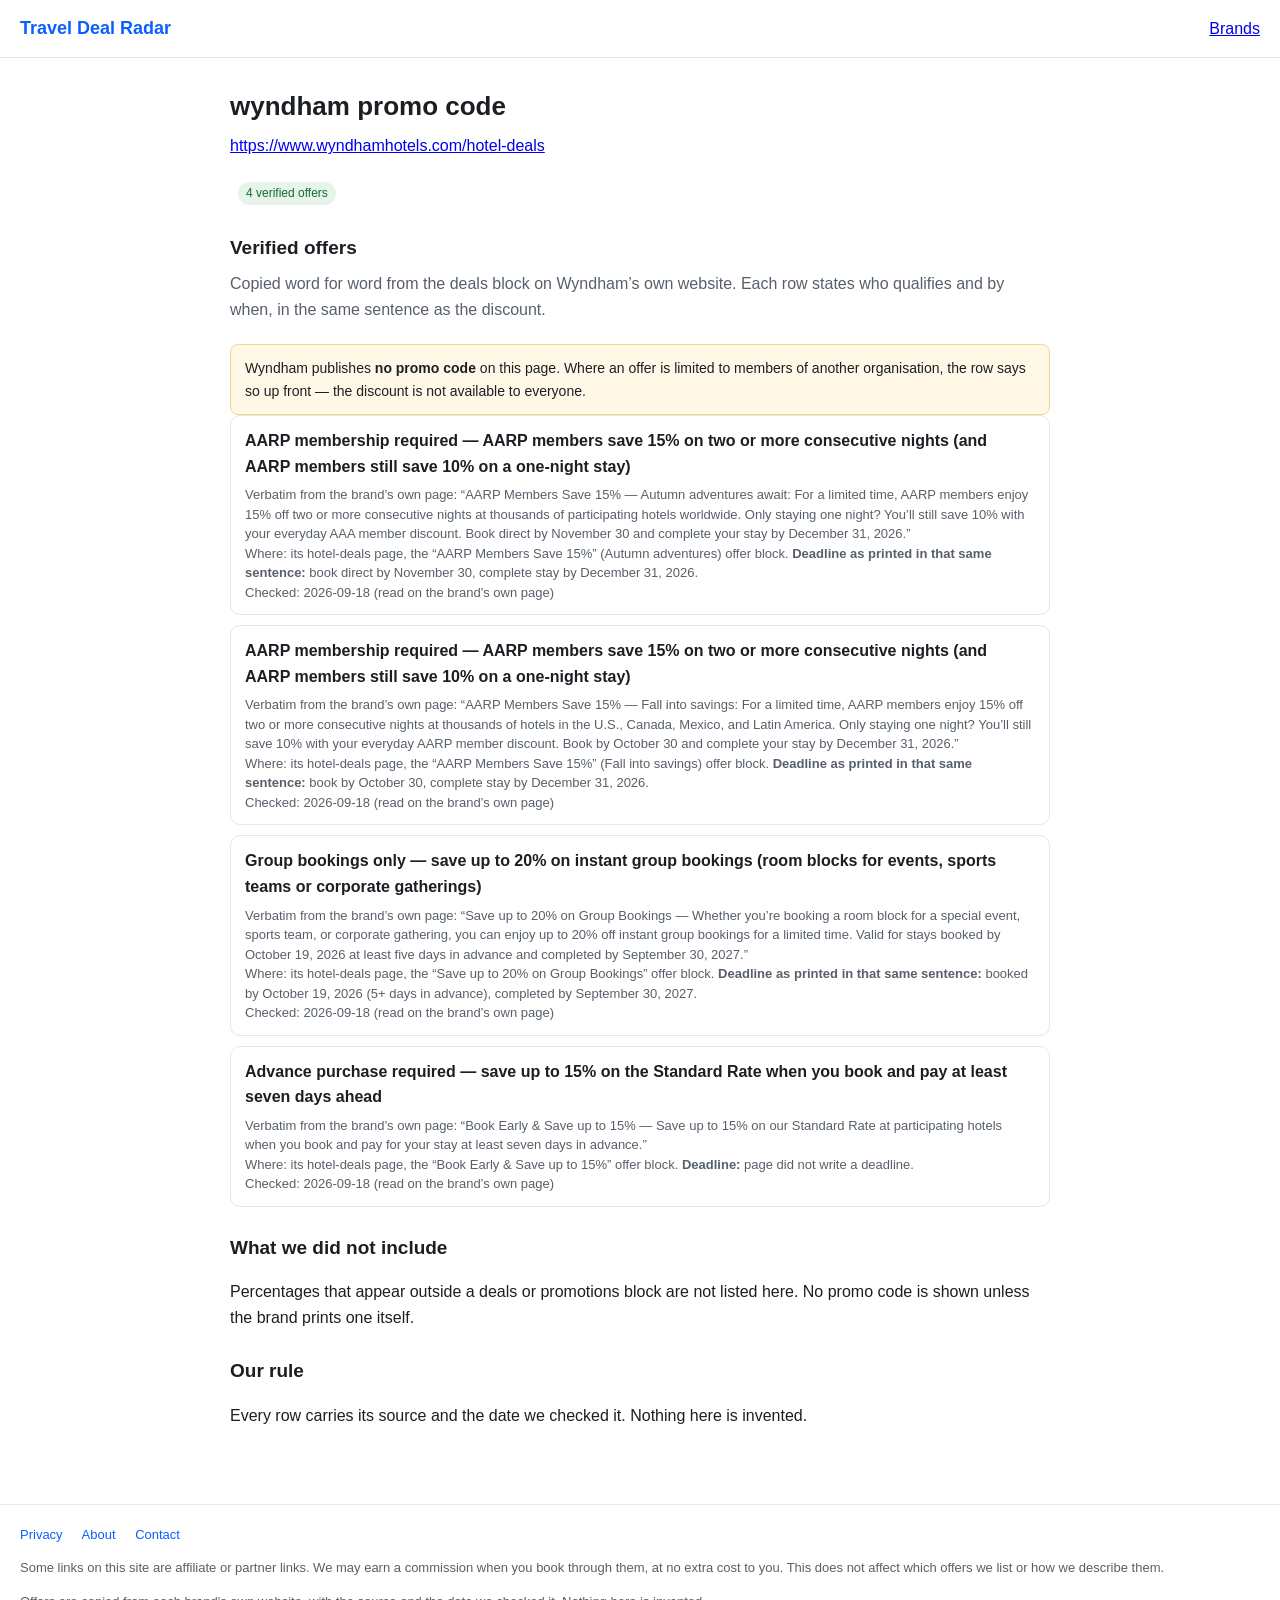
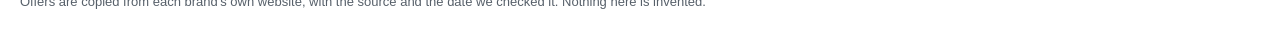
<file: brand/wyndham.html>
<!DOCTYPE html>
<html lang="en">
<head>
<meta charset="utf-8">
<meta name="viewport" content="width=device-width, initial-scale=1">
<title>wyndham promo code — Travel Deal Radar</title>
<link rel="stylesheet" href="/style.css">
  <link rel="canonical" href="https://getawaycodes.com/brand/wyndham">
</head>
<body>
<header class="site-header">
  <a class="logo" href="/">Travel Deal Radar</a>
  <nav><a href="/">Brands</a></nav>
</header>
<main class="wrap">
<h1>wyndham promo code</h1>
<p class="lede"><a href="https://www.wyndhamhotels.com/hotel-deals">https://www.wyndhamhotels.com/hotel-deals</a></p>
<p><span class="status ok">4 verified offers</span></p>
<h2>Verified offers</h2>
<p class="lede">Copied word for word from the deals block on Wyndham&rsquo;s own website. Each row states who qualifies and by when, in the same sentence as the discount.</p>
<div class="note">Wyndham publishes <strong>no promo code</strong> on this page. Where an offer is limited to members of another organisation, the row says so up front &mdash; the discount is not available to everyone.</div>
<div class="offer">
  <div class="otext"><strong>AARP membership required</strong> &mdash; AARP members save 15% on two or more consecutive nights (and AARP members still save 10% on a one-night stay)</div>
  <div class="osrc">Verbatim from the brand&rsquo;s own page: &ldquo;AARP Members Save 15% &mdash; Autumn adventures await: For a limited time, AARP members enjoy 15% off two or more consecutive nights at thousands of participating hotels worldwide. Only staying one night? You&rsquo;ll still save 10% with your everyday AAA member discount. Book direct by November 30 and complete your stay by December 31, 2026.&rdquo;</div>
  <div class="osrc">Where: its hotel-deals page, the &ldquo;AARP Members Save 15%&rdquo; (Autumn adventures) offer block. <strong>Deadline as printed in that same sentence:</strong> book direct by November 30, complete stay by December 31, 2026.<br>
  Checked: 2026-09-18 (read on the brand&rsquo;s own page)</div>
</div>
<div class="offer">
  <div class="otext"><strong>AARP membership required</strong> &mdash; AARP members save 15% on two or more consecutive nights (and AARP members still save 10% on a one-night stay)</div>
  <div class="osrc">Verbatim from the brand&rsquo;s own page: &ldquo;AARP Members Save 15% &mdash; Fall into savings: For a limited time, AARP members enjoy 15% off two or more consecutive nights at thousands of hotels in the U.S., Canada, Mexico, and Latin America. Only staying one night? You&rsquo;ll still save 10% with your everyday AARP member discount. Book by October 30 and complete your stay by December 31, 2026.&rdquo;</div>
  <div class="osrc">Where: its hotel-deals page, the &ldquo;AARP Members Save 15%&rdquo; (Fall into savings) offer block. <strong>Deadline as printed in that same sentence:</strong> book by October 30, complete stay by December 31, 2026.<br>
  Checked: 2026-09-18 (read on the brand&rsquo;s own page)</div>
</div>
<div class="offer">
  <div class="otext"><strong>Group bookings only</strong> &mdash; save up to 20% on instant group bookings (room blocks for events, sports teams or corporate gatherings)</div>
  <div class="osrc">Verbatim from the brand&rsquo;s own page: &ldquo;Save up to 20% on Group Bookings &mdash; Whether you&rsquo;re booking a room block for a special event, sports team, or corporate gathering, you can enjoy up to 20% off instant group bookings for a limited time. Valid for stays booked by October 19, 2026 at least five days in advance and completed by September 30, 2027.&rdquo;</div>
  <div class="osrc">Where: its hotel-deals page, the &ldquo;Save up to 20% on Group Bookings&rdquo; offer block. <strong>Deadline as printed in that same sentence:</strong> booked by October 19, 2026 (5+ days in advance), completed by September 30, 2027.<br>
  Checked: 2026-09-18 (read on the brand&rsquo;s own page)</div>
</div>
<div class="offer">
  <div class="otext"><strong>Advance purchase required</strong> &mdash; save up to 15% on the Standard Rate when you book and pay at least seven days ahead</div>
  <div class="osrc">Verbatim from the brand&rsquo;s own page: &ldquo;Book Early &amp; Save up to 15% &mdash; Save up to 15% on our Standard Rate at participating hotels when you book and pay for your stay at least seven days in advance.&rdquo;</div>
  <div class="osrc">Where: its hotel-deals page, the &ldquo;Book Early &amp; Save up to 15%&rdquo; offer block. <strong>Deadline:</strong> page did not write a deadline.<br>
  Checked: 2026-09-18 (read on the brand&rsquo;s own page)</div>
</div>
<h2>What we did not include</h2>
<p>Percentages that appear outside a deals or promotions block are not listed here. No promo code is shown unless the brand prints one itself.</p>
<h2>Our rule</h2>
<p>Every row carries its source and the date we checked it. Nothing here is invented.</p>

</main>
  <footer class="site-footer">
    <nav class="footer-links">
      <a href="/privacy">Privacy</a>
      <a href="/about">About</a>
      <a href="/contact">Contact</a>
    </nav>
    <p class="disclosure">
      Some links on this site are affiliate or partner links. We may earn a commission when you book
      through them, at no extra cost to you. This does not affect which offers we list or how we
      describe them.
    </p>
    <p class="copy">Offers are copied from each brand's own website, with the source and the date we
      checked it. Nothing here is invented.</p>
  </footer>
</body>
</html>
</file>
<file: style.css>
* { box-sizing: border-box; }
body { margin:0; font:16px/1.6 -apple-system, "Segoe UI", Roboto, Helvetica, Arial, sans-serif; color:#1b1f23; background:#fff; }
.site-header { border-bottom:1px solid #e5e7eb; padding:14px 20px; display:flex; justify-content:space-between; align-items:center; }
.logo { font-weight:700; font-size:18px; color:#0b5fff; text-decoration:none; }
.wrap { max-width:860px; margin:0 auto; padding:28px 20px 60px; }
h1 { font-size:26px; margin:0 0 6px; }
h2 { font-size:19px; margin:26px 0 8px; }
.lede { color:#57606a; margin:0 0 22px; }
.brand-list { list-style:none; padding:0; margin:0; }
.brand-list li { border:1px solid #e5e7eb; border-radius:10px; padding:14px 16px; margin-bottom:10px; }
.brand-list a.bname { font-weight:600; font-size:17px; color:#0b5fff; text-decoration:none; }
.status { display:inline-block; font-size:12px; padding:2px 8px; border-radius:999px; background:#fff4d6; color:#7a4a00; margin-left:8px; vertical-align:2px; }
.why { color:#57606a; font-size:14px; margin-top:6px; }
.quote { background:#f6f8fa; border-left:3px solid #d0d7de; padding:8px 12px; margin:10px 0; font-family:ui-monospace,Consolas,monospace; font-size:13px; white-space:pre-wrap; word-break:break-word; }
.note { background:#fff8e6; border:1px solid #f0d68a; border-radius:8px; padding:12px 14px; font-size:14px; }
.site-footer { border-top:1px solid #e5e7eb; padding:20px; color:#57606a; font-size:13px; }
.footer-links a { margin-right:16px; color:#0b5fff; text-decoration:none; }
.disclosure { margin:12px 0 6px; }

.offer { border:1px solid #e5e7eb; border-radius:10px; padding:12px 14px; margin-bottom:10px; }
.otext { font-weight:600; margin-bottom:6px; }
.osrc { color:#57606a; font-size:13px; line-height:1.5; }
.osrc code { background:#f6f8fa; padding:1px 4px; border-radius:4px; }
.status.ok { background:#e6f4ea; color:#136c34; }
</file>
